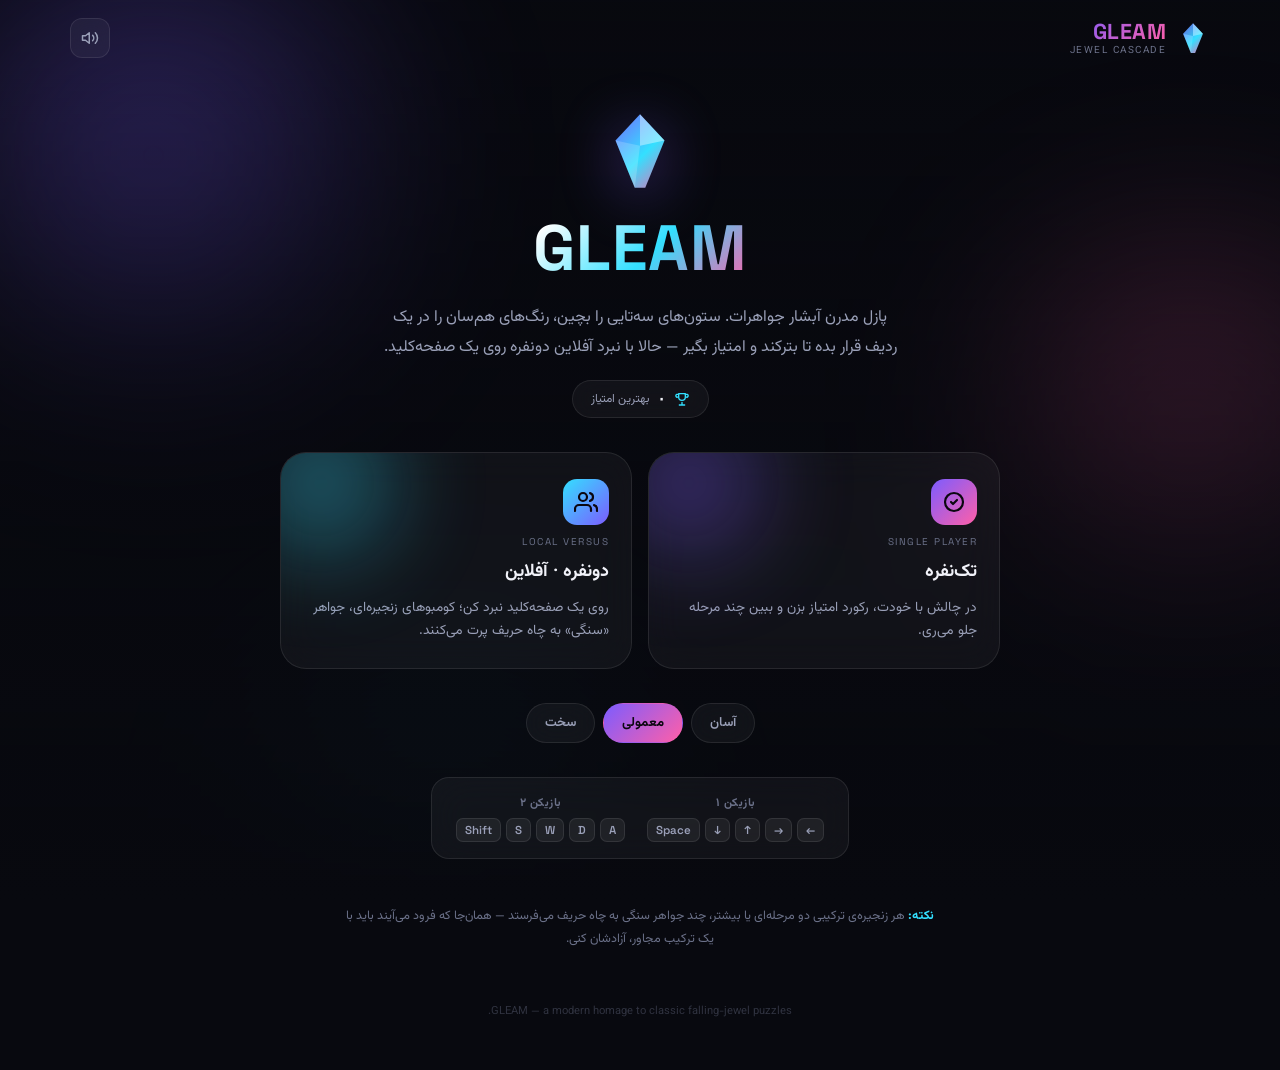
<file: index.html>
<!DOCTYPE html>
<html lang="fa" dir="rtl">
<head>
<meta charset="UTF-8">
<meta name="viewport" content="width=device-width, initial-scale=1.0, maximum-scale=1, user-scalable=no, viewport-fit=cover">
<title>GLEAM — پازل آبشار جواهرات</title>
<meta name="description" content="گلیم؛ یک پازل مدرن آبشار جواهرات با حالت تک‌نفره و نبرد دونفره‌ی آفلاین.">

<!-- PWA -->
<link rel="manifest" href="manifest.json">
<meta name="theme-color" content="#08090f">
<meta name="mobile-web-app-capable" content="yes">
<meta name="apple-mobile-web-app-capable" content="yes">
<meta name="apple-mobile-web-app-status-bar-style" content="black-translucent">
<meta name="apple-mobile-web-app-title" content="GLEAM">
<link rel="apple-touch-icon" href="icons/apple-touch-icon.png">
<link rel="icon" type="image/png" sizes="64x64" href="icons/favicon-64.png">

<link rel="preconnect" href="https://fonts.googleapis.com">
<link rel="stylesheet" href="styles.css">
</head>
<body>

<div class="aurora"><div class="blob b1"></div><div class="blob b2"></div><div class="blob b3"></div></div>

<div class="topbar" id="topbar">
  <div class="brand">
    <svg viewBox="0 0 48 48" fill="none" xmlns="http://www.w3.org/2000/svg">
      <defs>
        <linearGradient id="logoGrad" x1="4" y1="4" x2="44" y2="44" gradientUnits="userSpaceOnUse">
          <stop offset="0" stop-color="#7c5cff"/>
          <stop offset="0.55" stop-color="#33e0ff"/>
          <stop offset="1" stop-color="#ff5fa8"/>
        </linearGradient>
      </defs>
      <path d="M24 3 L38 18 L27 45 L21 45 L10 18 Z" fill="url(#logoGrad)"/>
      <path d="M24 3 L38 18 L24 21 Z" fill="#ffffff" fill-opacity="0.35"/>
      <path d="M10 18 L24 21 L21 45 Z" fill="#ffffff" fill-opacity="0.15"/>
      <path d="M24 3 L10 18 L24 21 Z" fill="#000000" fill-opacity="0.08"/>
    </svg>
    <div>
      <div class="wordmark">GLEAM</div>
      <div class="tagline">JEWEL CASCADE</div>
    </div>
  </div>
  <div class="top-actions">
    <button class="icon-btn" id="btn-sound" title="صدا">
      <svg viewBox="0 0 24 24" fill="none" stroke="currentColor" stroke-width="2" stroke-linecap="round" stroke-linejoin="round"><polygon points="11 5 6 9 2 9 2 15 6 15 11 19 11 5"></polygon><path d="M15.54 8.46a5 5 0 0 1 0 7.07"></path><path d="M19.07 4.93a10 10 0 0 1 0 14.14"></path></svg>
    </button>
  </div>
</div>

<!-- ================= MENU ================= -->
<section id="menu" class="screen active">
  <div class="hero">
    <svg class="hero-logo" viewBox="0 0 48 48" fill="none" xmlns="http://www.w3.org/2000/svg">
      <defs>
        <linearGradient id="heroGrad" x1="4" y1="4" x2="44" y2="44" gradientUnits="userSpaceOnUse">
          <stop offset="0" stop-color="#7c5cff"/>
          <stop offset="0.55" stop-color="#33e0ff"/>
          <stop offset="1" stop-color="#ff5fa8"/>
        </linearGradient>
      </defs>
      <path d="M24 3 L38 18 L27 45 L21 45 L10 18 Z" fill="url(#heroGrad)"/>
      <path d="M24 3 L38 18 L24 21 Z" fill="#ffffff" fill-opacity="0.4"/>
      <path d="M10 18 L24 21 L21 45 Z" fill="#ffffff" fill-opacity="0.18"/>
    </svg>
    <h1>GLEAM</h1>
    <p class="subtitle">پازل مدرن آبشار جواهرات. ستون‌های سه‌تایی را بچین، رنگ‌های هم‌سان را در یک ردیف قرار بده تا بترکند و امتیاز بگیر — حالا با نبرد آفلاین دونفره روی یک صفحه‌کلید.</p>
    <div class="best-score-pill" id="best-score-pill">
      <svg viewBox="0 0 24 24" fill="none" stroke="currentColor" stroke-width="2" stroke-linecap="round" stroke-linejoin="round"><path d="M8 21h8M12 17v4M7 4h10v5a5 5 0 0 1-10 0V4Z"/><path d="M17 5h3a2 2 0 0 1-2 4M7 5H4a2 2 0 0 0 2 4"/></svg>
      <span id="best-score-val">۰</span><span class="l">بهترین امتیاز</span>
    </div>
  </div>

  <div class="mode-grid">
    <div class="mode-card p1" id="btn-1p">
      <div class="glow"></div>
      <div class="icon-wrap">
        <svg viewBox="0 0 24 24" fill="none" stroke="currentColor" stroke-width="2.2" stroke-linecap="round" stroke-linejoin="round"><circle cx="12" cy="12" r="9"/><path d="M9 12l2 2 4-4"/></svg>
      </div>
      <span class="tag">SINGLE PLAYER</span>
      <h3>تک‌نفره</h3>
      <p>در چالش با خودت، رکورد امتیاز بزن و ببین چند مرحله جلو می‌ری.</p>
    </div>
    <div class="mode-card p2" id="btn-2p">
      <div class="glow"></div>
      <div class="icon-wrap">
        <svg viewBox="0 0 24 24" fill="none" stroke="currentColor" stroke-width="2.2" stroke-linecap="round" stroke-linejoin="round"><path d="M17 21v-2a4 4 0 0 0-4-4H5a4 4 0 0 0-4 4v2"/><circle cx="9" cy="7" r="4"/><path d="M23 21v-2a4 4 0 0 0-3-3.87"/><path d="M16 3.13a4 4 0 0 1 0 7.75"/></svg>
      </div>
      <span class="tag">LOCAL VERSUS</span>
      <h3>دونفره · آفلاین</h3>
      <p>روی یک صفحه‌کلید نبرد کن؛ کومبوهای زنجیره‌ای، جواهر «سنگی» به چاه حریف پرت می‌کنند.</p>
    </div>
  </div>

  <div class="diff-row" id="diff-row">
    <div class="diff-chip" data-diff="easy">آسان</div>
    <div class="diff-chip active" data-diff="normal">معمولی</div>
    <div class="diff-chip" data-diff="hard">سخت</div>
  </div>

  <div class="controls-strip">
    <div class="ctrl-group">
      <span class="who">بازیکن ۱</span>
      <div class="keys"><span class="key">←</span><span class="key">→</span><span class="key">↑</span><span class="key">↓</span><span class="key">Space</span></div>
    </div>
    <div class="ctrl-group">
      <span class="who">بازیکن ۲</span>
      <div class="keys"><span class="key">A</span><span class="key">D</span><span class="key">W</span><span class="key">S</span><span class="key">Shift</span></div>
    </div>
  </div>
  <p class="hint-note"><b>نکته:</b> هر زنجیره‌ی ترکیبی دو مرحله‌ای یا بیشتر، چند جواهر سنگی به چاه حریف می‌فرستد — همان‌جا که فرود می‌آیند باید با یک ترکیب مجاور، آزادشان کنی.</p>

  <div class="install-banner" id="install-banner">
    <span>گلیم را به‌عنوان اپلیکیشن روی دستگاهت نصب کن — بدون مرورگر، تمام‌صفحه اجرا می‌شود.</span>
    <button class="pill-btn primary" id="btn-install">نصب</button>
  </div>

  <footer class="credit">GLEAM — a modern homage to classic falling-jewel puzzles.</footer>
</section>

<!-- ================= GAME (fullscreen app-like stage) ================= -->
<section id="game" class="screen">
  <div class="game-hud">
    <button class="icon-btn" id="btn-menu" title="بازگشت به منو">
      <svg viewBox="0 0 24 24" fill="none" stroke="currentColor" stroke-width="2.4" stroke-linecap="round" stroke-linejoin="round"><path d="M19 12H5"/><path d="M12 19l-7-7 7-7"/></svg>
    </button>
    <div class="game-hud-brand">GLEAM</div>
    <div class="hud-actions">
      <button class="icon-btn" id="btn-fullscreen" title="تمام‌صفحه">
        <svg viewBox="0 0 24 24" fill="none" stroke="currentColor" stroke-width="2.2" stroke-linecap="round" stroke-linejoin="round"><path d="M8 3H5a2 2 0 0 0-2 2v3m18 0V5a2 2 0 0 0-2-2h-3m0 18h3a2 2 0 0 0 2-2v-3M3 16v3a2 2 0 0 0 2 2h3"/></svg>
      </button>
      <button class="icon-btn" id="btn-sound-game" title="صدا">
        <svg viewBox="0 0 24 24" fill="none" stroke="currentColor" stroke-width="2" stroke-linecap="round" stroke-linejoin="round"><polygon points="11 5 6 9 2 9 2 15 6 15 11 19 11 5"></polygon><path d="M15.54 8.46a5 5 0 0 1 0 7.07"></path><path d="M19.07 4.93a10 10 0 0 1 0 14.14"></path></svg>
      </button>
      <button class="icon-btn" id="btn-pause" title="توقف">
        <svg viewBox="0 0 24 24" fill="currentColor"><rect x="6" y="4" width="4" height="16"/><rect x="14" y="4" width="4" height="16"/></svg>
      </button>
    </div>
  </div>

  <div class="game-stage" id="game-stage">
    <div class="boards-wrap" id="boards-wrap"></div>
  </div>

  <div class="landscape-hint" id="landscape-hint">
    <svg viewBox="0 0 24 24" fill="none" stroke="currentColor" stroke-width="1.8" stroke-linecap="round" stroke-linejoin="round"><rect x="5" y="2" width="14" height="20" rx="2" transform="rotate(90 12 12)"/><path d="M12 18h.01"/></svg>
    <p>برای تجربه‌ی بهتر، گوشی را عمودی نگه دار</p>
    <button class="pill-btn" id="btn-dismiss-hint">متوجه شدم</button>
  </div>

  <div class="pause-modal" id="pause-modal">
    <div class="pause-card">
      <span class="tag">PAUSED</span>
      <h2>بازی متوقف شد</h2>
      <button class="pill-btn primary" id="btn-resume">ادامه‌ی بازی</button>
      <button class="pill-btn" id="btn-restart-pause">شروع دوباره</button>
      <button class="pill-btn" id="btn-menu-pause">بازگشت به منو</button>
    </div>
  </div>
</section>

<script src="app.js"></script>
</body>
</html>
</file>
<file: styles.css>
/* =========================================================================
   GLEAM — a modern jewel-cascade puzzle
   Design language: dark aurora, glass surfaces, minimal geometry, 2026 UI
   ========================================================================= */

@import url('https://fonts.googleapis.com/css2?family=Space+Grotesk:wght@500;600;700&family=Vazirmatn:wght@400;500;600;700;800&display=swap');

:root{
  --bg:            #08090f;
  --bg-2:          #0d0f1a;
  --surface:       rgba(255,255,255,0.045);
  --surface-hi:    rgba(255,255,255,0.09);
  --border:        rgba(255,255,255,0.09);
  --border-soft:   rgba(255,255,255,0.06);
  --text:          #f1f2f9;
  --text-dim:      #9aa0b8;
  --text-faint:    #6b7189;

  --accent-1:      #7c5cff;   /* violet   */
  --accent-2:      #33e0ff;   /* cyan     */
  --accent-3:      #ff5fa8;   /* pink     */
  --accent-grad:   linear-gradient(135deg, var(--accent-1), var(--accent-3));
  --accent-grad-2: linear-gradient(135deg, var(--accent-2), var(--accent-1));

  --p2-accent:     #33e0ff;

  --radius-lg:     26px;
  --radius-md:     18px;
  --radius-sm:     12px;

  --ease:          cubic-bezier(.22,1,.36,1);

  /* gem palette — flat, saturated, minimal */
  --gem-0: #ff5470; /* ruby     */
  --gem-1: #3aa0ff; /* sapphire */
  --gem-2: #2be3a1; /* emerald  */
  --gem-3: #b26bff; /* amethyst */
  --gem-4: #ffc648; /* amber    */
  --gem-5: #33e0ff; /* aqua     */
  --gem-6: #f4f6ff; /* diamond  */
}

*{box-sizing:border-box; -webkit-tap-highlight-color:transparent;}
html,body{height:100%; overscroll-behavior:none;}
body{
  margin:0;
  min-height:100vh;
  min-height:100dvh;
  background: var(--bg);
  color: var(--text);
  font-family:'Vazirmatn', sans-serif;
  overflow-x:hidden;
  display:flex;
  flex-direction:column;
  align-items:center;
  position:relative;
}
body.playing{ overflow:hidden; height:100dvh; }

/* ---------------------------------------------------------------------
   Aurora backdrop
--------------------------------------------------------------------- */
.aurora{
  position:fixed; inset:0; z-index:0; overflow:hidden; pointer-events:none;
  background: var(--bg);
}
.aurora .blob{
  position:absolute; border-radius:50%; filter:blur(90px); opacity:0.55;
  will-change:transform;
}
.aurora .b1{ width:44vw; height:44vw; top:-14%; left:-10%; background:radial-gradient(circle, var(--accent-1), transparent 70%); animation:drift1 22s ease-in-out infinite; }
.aurora .b2{ width:38vw; height:38vw; top:20%; right:-12%; background:radial-gradient(circle, var(--accent-3), transparent 70%); animation:drift2 26s ease-in-out infinite; }
.aurora .b3{ width:34vw; height:34vw; bottom:-16%; left:18%; background:radial-gradient(circle, var(--accent-2), transparent 70%); animation:drift3 30s ease-in-out infinite; opacity:0.35; }
.aurora::after{
  content:''; position:absolute; inset:0;
  background:
    linear-gradient(180deg, rgba(8,9,15,0.2), rgba(8,9,15,0.75) 60%, var(--bg) 100%);
}
@keyframes drift1{ 0%,100%{transform:translate(0,0) scale(1);} 50%{transform:translate(6%,8%) scale(1.12);} }
@keyframes drift2{ 0%,100%{transform:translate(0,0) scale(1);} 50%{transform:translate(-8%,6%) scale(1.08);} }
@keyframes drift3{ 0%,100%{transform:translate(0,0) scale(1);} 50%{transform:translate(4%,-6%) scale(1.15);} }

/* ---------------------------------------------------------------------
   Top bar
--------------------------------------------------------------------- */
.topbar{
  width:100%; max-width:1180px; z-index:2;
  display:flex; align-items:center; justify-content:space-between;
  padding:18px 20px 6px;
}
.brand{ display:flex; align-items:center; gap:10px; user-select:none; }
.brand svg{ width:34px; height:34px; display:block; }
.brand .wordmark{
  font-family:'Space Grotesk', sans-serif; font-weight:700; font-size:1.35rem;
  letter-spacing:0.5px;
  background:var(--accent-grad); -webkit-background-clip:text; background-clip:text; color:transparent;
}
.brand .tagline{ font-size:0.62rem; color:var(--text-faint); letter-spacing:1.5px; margin-top:-2px; }

.top-actions{ display:flex; align-items:center; gap:8px; }

body.playing .topbar{ display:none; }

.icon-btn{
  width:40px; height:40px; border-radius:12px;
  border:1px solid var(--border); background:var(--surface);
  color:var(--text-dim); display:flex; align-items:center; justify-content:center;
  cursor:pointer; transition:background .18s var(--ease), color .18s var(--ease), transform .12s var(--ease);
  backdrop-filter: blur(14px);
}
.icon-btn:hover{ background:var(--surface-hi); color:var(--text); }
.icon-btn:active{ transform:scale(0.92); }
.icon-btn svg{ width:18px; height:18px; }

.pill-btn{
  border:1px solid var(--border); background:var(--surface); color:var(--text-dim);
  border-radius:999px; padding:9px 16px; font-family:inherit; font-weight:600; font-size:0.82rem;
  cursor:pointer; display:flex; align-items:center; gap:6px; backdrop-filter:blur(14px);
  transition:all .18s var(--ease);
}
.pill-btn:hover{ background:var(--surface-hi); color:var(--text); }
.pill-btn.primary{
  background:var(--accent-grad); color:#0b0710; border:none; font-weight:700;
  box-shadow:0 6px 22px rgba(124,92,255,0.35);
}
.pill-btn.primary:hover{ filter:brightness(1.08); }
.pill-btn:active{ transform:scale(0.96); }

/* ---------------------------------------------------------------------
   Screens
--------------------------------------------------------------------- */
.screen{
  width:100%; max-width:1180px; z-index:1;
  display:none; flex-direction:column; align-items:center;
  padding:10px 18px 50px;
}
.screen.active{ display:flex; }

/* ---------------------------------------------------------------------
   Menu
--------------------------------------------------------------------- */
#menu{ gap:34px; padding-top:5vh; text-align:center; }

.hero{ display:flex; flex-direction:column; align-items:center; gap:14px; }
.hero-logo{ width:84px; height:84px; filter:drop-shadow(0 10px 30px rgba(124,92,255,0.45)); animation:floatY 5s ease-in-out infinite; }
@keyframes floatY{ 0%,100%{transform:translateY(0);} 50%{transform:translateY(-8px);} }

.hero h1{
  font-family:'Space Grotesk', sans-serif; font-weight:700;
  font-size:clamp(2.4rem,7vw,4rem); margin:0; letter-spacing:1px;
  background:linear-gradient(135deg,#fff 10%, var(--accent-2) 55%, var(--accent-3) 100%);
  -webkit-background-clip:text; background-clip:text; color:transparent;
}
.hero p.subtitle{
  max-width:520px; margin:0; color:var(--text-dim); font-size:1rem; line-height:1.9;
}

.best-score-pill{
  display:flex; align-items:center; gap:8px;
  background:var(--surface); border:1px solid var(--border); backdrop-filter:blur(14px);
  border-radius:999px; padding:8px 18px; font-size:0.8rem; color:var(--text-dim); margin-top:2px;
}
.best-score-pill svg{ width:16px; height:16px; color:var(--accent-2); flex-shrink:0; }
.best-score-pill #best-score-val{ font-family:'Space Grotesk',sans-serif; font-weight:700; color:var(--text); font-size:0.98rem; }
.best-score-pill .l{ font-size:0.74rem; }

.mode-grid{
  display:grid; grid-template-columns:1fr 1fr; gap:16px;
  width:min(720px, 92vw);
}
@media (max-width:600px){ .mode-grid{ grid-template-columns:1fr; } }

.mode-card{
  position:relative; overflow:hidden;
  border-radius:var(--radius-lg); border:1px solid var(--border);
  background:var(--surface); backdrop-filter:blur(20px);
  padding:26px 22px; text-align:right; cursor:pointer;
  transition:transform .22s var(--ease), border-color .22s var(--ease), background .22s var(--ease);
  display:flex; flex-direction:column; gap:10px; align-items:flex-start;
}
.mode-card:hover{ transform:translateY(-4px); border-color:rgba(124,92,255,0.4); background:var(--surface-hi); }
.mode-card:active{ transform:translateY(-1px) scale(0.99); }
.mode-card .glow{
  position:absolute; width:140px; height:140px; border-radius:50%;
  filter:blur(50px); opacity:0.4; top:-40px; left:-30px; pointer-events:none;
}
.mode-card.p1 .glow{ background:var(--accent-1); }
.mode-card.p2 .glow{ background:var(--accent-2); }
.mode-card .icon-wrap{
  width:46px; height:46px; border-radius:14px; display:flex; align-items:center; justify-content:center;
  background:var(--accent-grad); flex-shrink:0;
}
.mode-card.p2 .icon-wrap{ background:var(--accent-grad-2); }
.mode-card .icon-wrap svg{ width:24px; height:24px; color:#0b0710; }
.mode-card h3{ margin:0; font-size:1.12rem; font-weight:700; }
.mode-card p{ margin:0; font-size:0.85rem; color:var(--text-dim); line-height:1.7; }
.mode-card .tag{
  font-family:'Space Grotesk',sans-serif; font-size:0.62rem; letter-spacing:1.5px; color:var(--text-faint);
  text-transform:uppercase;
}

.diff-row{ display:flex; gap:8px; justify-content:center; flex-wrap:wrap; }
.diff-chip{
  padding:9px 18px; border-radius:999px; cursor:pointer;
  border:1px solid var(--border); color:var(--text-dim); background:var(--surface);
  font-size:0.82rem; font-weight:600; transition:all .18s var(--ease); backdrop-filter:blur(14px);
}
.diff-chip.active{ background:var(--accent-grad); color:#0b0710; border-color:transparent; font-weight:700; }
.diff-chip:hover:not(.active){ background:var(--surface-hi); color:var(--text); }

.controls-strip{
  display:flex; gap:22px; flex-wrap:wrap; justify-content:center;
  background:var(--surface); border:1px solid var(--border); backdrop-filter:blur(20px);
  border-radius:var(--radius-md); padding:16px 24px; max-width:640px;
}
.ctrl-group{ display:flex; flex-direction:column; gap:6px; align-items:center; }
.ctrl-group .who{ font-size:0.72rem; color:var(--text-faint); font-weight:700; letter-spacing:0.5px; }
.ctrl-group .keys{ display:flex; gap:5px; }
.key{
  font-family:'Space Grotesk',sans-serif; direction:ltr; font-weight:600; font-size:0.72rem;
  background:rgba(255,255,255,0.06); border:1px solid var(--border); border-radius:7px;
  padding:4px 8px; color:var(--text-dim); min-width:18px; text-align:center;
}
.hint-note{ font-size:0.78rem; color:var(--text-faint); max-width:600px; line-height:1.8; }
.hint-note b{ color:var(--accent-2); font-weight:700; }

.install-banner{
  display:none; align-items:center; gap:12px;
  background:var(--surface); border:1px solid var(--border); backdrop-filter:blur(20px);
  border-radius:999px; padding:10px 10px 10px 18px; max-width:480px;
}
.install-banner.show{ display:flex; }
.install-banner span{ font-size:0.82rem; color:var(--text-dim); flex:1; }

footer.credit{ opacity:0.4; font-size:0.7rem; margin-top:6px; color:var(--text-faint); text-align:center; }

/* ---------------------------------------------------------------------
   Game screen — fullscreen app-like stage
--------------------------------------------------------------------- */
#game.active{
  position:fixed; inset:0; z-index:20;
  width:100%; height:100vh; height:100dvh; max-width:none;
  padding:0; margin:0;
  display:flex; flex-direction:column;
  background:var(--bg);
}

.game-hud{
  flex:0 0 auto;
  display:flex; align-items:center; justify-content:space-between; gap:8px;
  padding: max(12px, env(safe-area-inset-top)) max(14px, env(safe-area-inset-right)) 8px max(14px, env(safe-area-inset-left));
}
.game-hud-brand{
  font-family:'Space Grotesk',sans-serif; font-weight:700; letter-spacing:2px; font-size:0.85rem;
  background:var(--accent-grad); -webkit-background-clip:text; background-clip:text; color:transparent;
  opacity:0.9; user-select:none;
}
.hud-actions{ display:flex; align-items:center; gap:8px; }

.game-stage{
  flex:1 1 auto; min-height:0; width:100%;
  display:flex; align-items:center; justify-content:center;
  overflow:auto; -webkit-overflow-scrolling:touch;
  padding: 2px max(10px, env(safe-area-inset-right)) max(12px, env(safe-area-inset-bottom)) max(10px, env(safe-area-inset-left));
}

.boards-wrap{
  width:100%; height:100%; max-width:1180px;
  display:flex; justify-content:center; align-items:center; gap:20px; flex-wrap:nowrap;
}
.player-unit{ display:flex; flex-direction:column; align-items:center; gap:8px; max-height:100%; min-width:0; }

.stat-bar{
  display:flex; align-items:center; gap:12px;
  background:var(--surface); border:1px solid var(--border); backdrop-filter:blur(20px);
  border-radius:999px; padding:7px 7px 7px 14px; flex:0 0 auto;
}
.stat-bar .p-tag{
  font-family:'Space Grotesk',sans-serif; font-weight:700; font-size:0.74rem;
  padding:6px 13px; border-radius:999px; background:var(--accent-grad); color:#0b0710; white-space:nowrap;
}
.stat-bar.p2 .p-tag{ background:var(--accent-grad-2); }
.stat-bar .stat{ display:flex; flex-direction:column; align-items:center; line-height:1.1; min-width:40px; }
.stat-bar .stat .n{ font-family:'Space Grotesk',sans-serif; font-weight:700; font-size:0.98rem; transition:color .2s ease; }
.stat-bar .stat .n.bump{ color:var(--accent-2); }
.stat-bar .stat .l{ font-size:0.53rem; color:var(--text-faint); letter-spacing:0.5px; }
.stat-bar .next-dots{ display:flex; flex-direction:column; gap:2px; background:rgba(0,0,0,0.25); border-radius:8px; padding:4px; }
.stat-bar .next-dots .dot{ width:9px; height:9px; border-radius:50%; }

.board-frame{
  position:relative; padding:9px; border-radius:var(--radius-lg);
  background:var(--surface); border:1px solid var(--border); backdrop-filter:blur(20px);
  box-shadow:0 20px 50px rgba(0,0,0,0.45);
  flex:0 0 auto;
}
.board-frame::before{
  content:''; position:absolute; inset:9px; border-radius:12px; pointer-events:none;
  background:radial-gradient(ellipse at 50% 0%, rgba(124,92,255,0.10), transparent 60%);
}
canvas.board-canvas{ display:block; border-radius:12px; background:#050609; position:relative; z-index:1; }
.board-frame.shake{ animation:shakeAnim .32s var(--ease); }
@keyframes shakeAnim{
  0%,100%{transform:translate(0,0);}
  20%{transform:translate(-3px,2px);}
  40%{transform:translate(3px,-2px);}
  60%{transform:translate(-2px,-1px);}
  80%{transform:translate(2px,2px);}
}

.board-controls{ display:none; flex:0 0 auto; }
.mc-group{ display:grid; grid-template-columns:repeat(3,44px); grid-template-rows:repeat(2,44px); gap:6px; }
.mc-btn{
  border:1px solid var(--border); background:var(--surface); color:var(--text);
  border-radius:12px; font-size:1.1rem; display:flex; align-items:center; justify-content:center;
  user-select:none; backdrop-filter:blur(14px); touch-action:none;
}
.mc-btn:active{ background:var(--accent-grad); color:#0b0710; }

@media (pointer:coarse), (max-width:760px){
  .board-controls{ display:flex; }
  .controls-strip{ display:none; }
}

/* combo / chain toast */
.combo-toast{
  position:absolute; left:50%; top:38%; transform:translate(-50%,0);
  font-family:'Space Grotesk',sans-serif; font-weight:700; text-align:center;
  pointer-events:none; z-index:6; white-space:nowrap;
  background:var(--accent-grad); -webkit-background-clip:text; background-clip:text; color:transparent;
  font-size:clamp(1.1rem,4vw,1.5rem); letter-spacing:0.5px;
  animation: comboFloat 0.9s ease-out forwards;
}
.combo-toast .pts{
  display:block; font-size:0.7em; margin-top:2px; font-weight:600;
  -webkit-text-fill-color:var(--text-dim); color:var(--text-dim);
}
@keyframes comboFloat{
  0%{ opacity:0; transform:translate(-50%,10px) scale(0.85); }
  20%{ opacity:1; transform:translate(-50%,-6px) scale(1.06); }
  70%{ opacity:1; transform:translate(-50%,-28px) scale(1); }
  100%{ opacity:0; transform:translate(-50%,-48px) scale(0.96); }
}

.overlay{
  position:absolute; inset:0; border-radius:var(--radius-lg);
  background:rgba(6,7,12,0.86); backdrop-filter:blur(8px);
  display:none; flex-direction:column; align-items:center; justify-content:center; gap:10px;
  text-align:center; padding:20px; z-index:7;
}
.overlay.show{ display:flex; }
.overlay h2{
  font-family:'Space Grotesk',sans-serif; font-weight:700; font-size:1.5rem; margin:0;
  background:var(--accent-grad); -webkit-background-clip:text; background-clip:text; color:transparent;
}
.overlay p{ color:var(--text-dim); font-size:0.88rem; margin:0; }

/* pause modal (covers whole stage) */
.pause-modal{
  position:fixed; inset:0; z-index:25;
  background:rgba(6,7,12,0.74); backdrop-filter:blur(12px);
  display:none; align-items:center; justify-content:center; padding:20px;
}
.pause-modal.show{ display:flex; }
.pause-card{
  background:var(--surface); border:1px solid var(--border); backdrop-filter:blur(26px);
  border-radius:var(--radius-lg); padding:32px 36px; display:flex; flex-direction:column; gap:12px; align-items:center;
  min-width:260px; box-shadow:0 24px 60px rgba(0,0,0,0.55);
}
.pause-card .tag{ font-family:'Space Grotesk',sans-serif; font-size:0.62rem; letter-spacing:3px; color:var(--text-faint); }
.pause-card h2{
  font-family:'Space Grotesk',sans-serif; margin:0 0 8px; font-size:1.35rem;
  background:var(--accent-grad); -webkit-background-clip:text; background-clip:text; color:transparent;
}
.pause-card .pill-btn{ width:100%; justify-content:center; min-width:200px; }

/* rotate-device hint */
.landscape-hint{
  position:fixed; inset:0; z-index:30;
  background:rgba(6,7,12,0.94); backdrop-filter:blur(12px);
  display:none; flex-direction:column; align-items:center; justify-content:center; gap:16px;
  text-align:center; padding:30px;
}
.landscape-hint.show{ display:flex; }
.landscape-hint svg{ width:52px; height:52px; color:var(--accent-2); animation:rotateHint 2.4s ease-in-out infinite; }
@keyframes rotateHint{ 0%,100%{transform:rotate(0deg);} 50%{transform:rotate(90deg);} }
.landscape-hint p{ color:var(--text-dim); font-size:0.95rem; max-width:280px; line-height:1.8; margin:0; }

@media (max-width:760px){
  .controls-strip{ display:none; }
}
</file>
